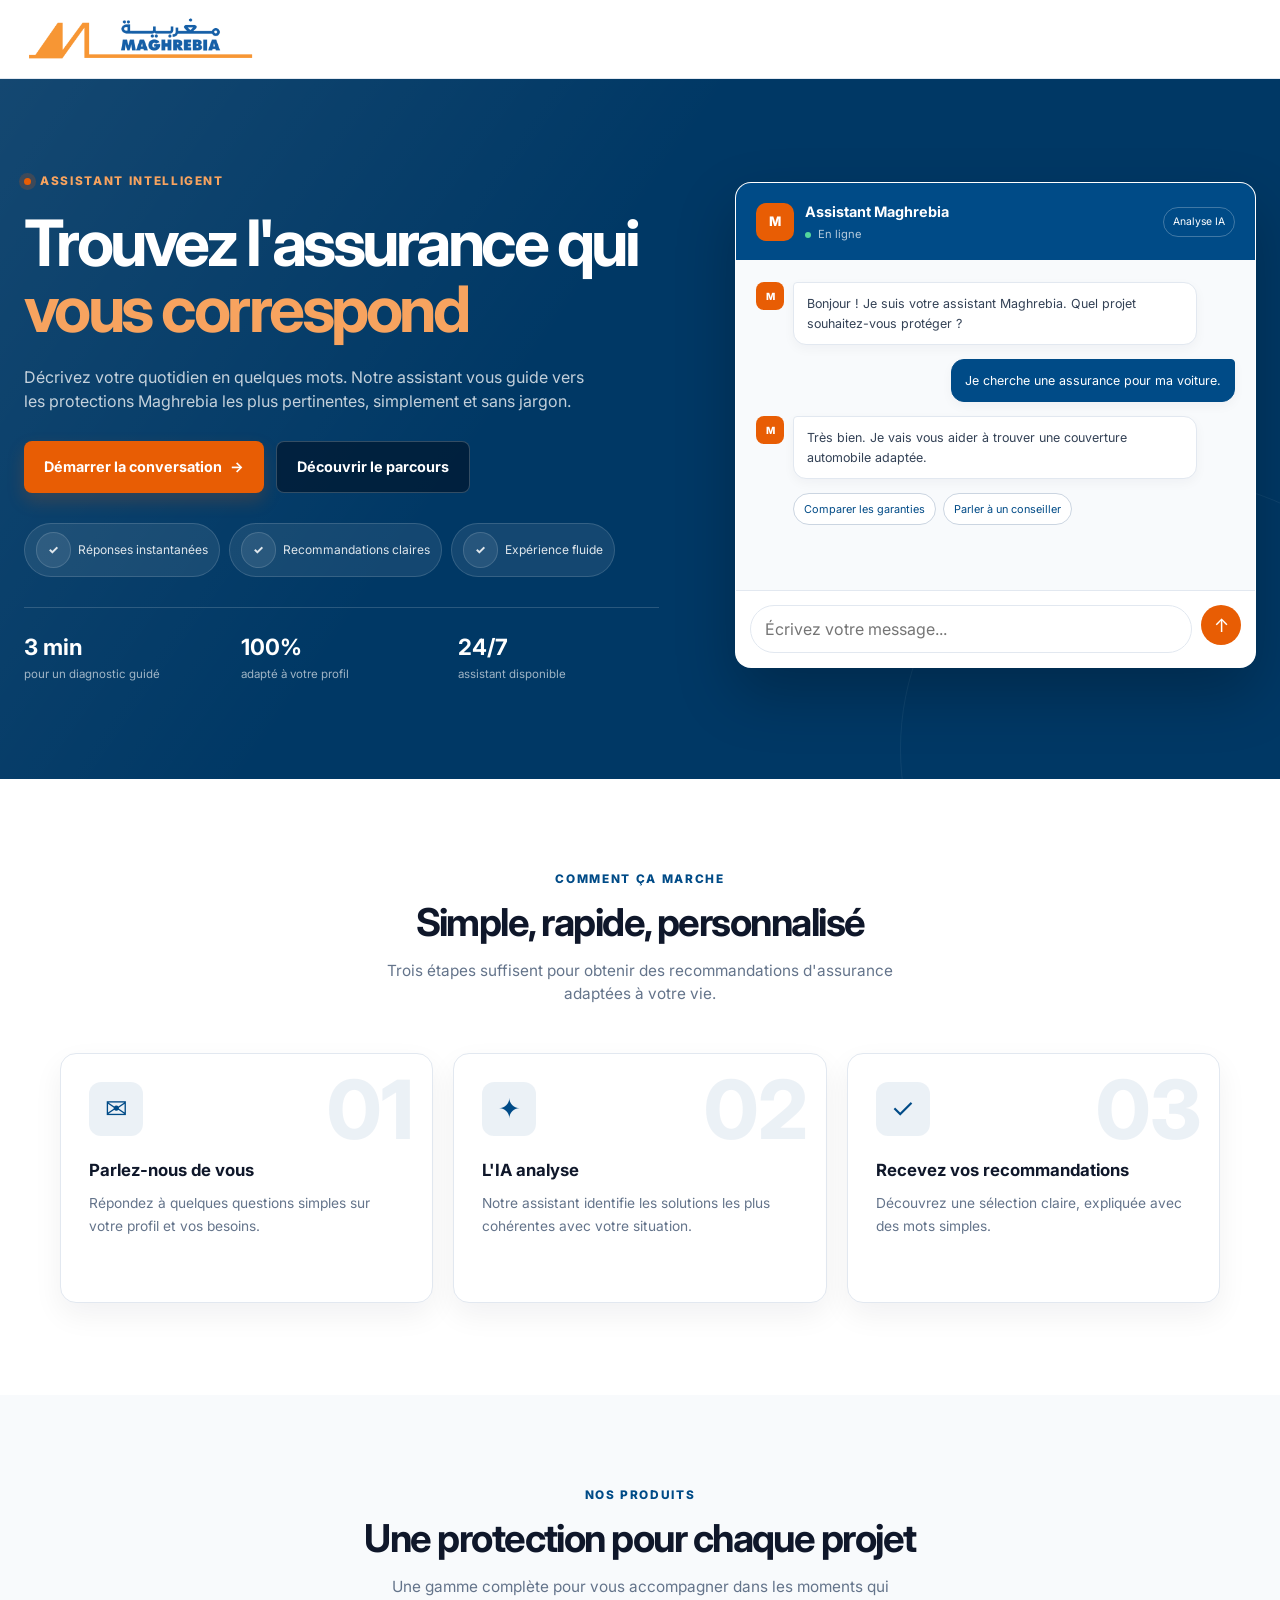
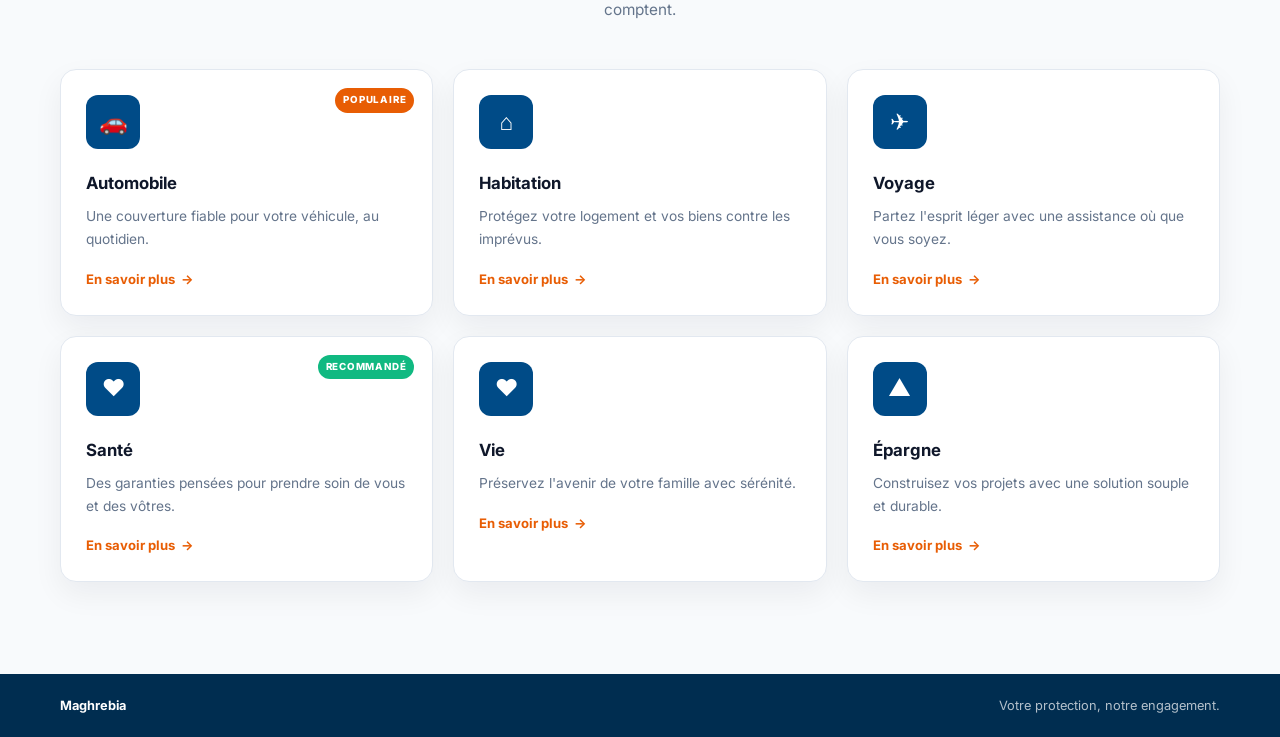
<file: index.html>
<!doctype html>
<html lang="fr">
  <head>
    <meta charset="utf-8" />
    <meta name="viewport" content="width=device-width, initial-scale=1" />
    <meta name="description" content="Trouvez l'assurance Maghrebia adaptée à votre profil grâce à notre assistant intelligent." />
    <title>Maghrebia | L'assurance qui vous correspond</title>
    <link rel="preconnect" href="https://fonts.googleapis.com" />
    <link rel="preconnect" href="https://fonts.gstatic.com" crossorigin />
    <link href="https://fonts.googleapis.com/css2?family=Inter:wght@400;500;600;700;800&display=swap" rel="stylesheet" />
    <link rel="stylesheet" href="styles.css" />
  </head>
  <body>
    <header class="site-header" id="top">
      <a class="brand" href="#top" aria-label="Maghrebia, retour en haut de page"><img src="assets/maghrebeya.jpg" alt="Maghrebia Assurance" class="logo-image" /></a>
    </header>
    <main>
      <section class="hero-section" id="assistant">
        <div class="hero-grid">
          <div class="hero-copy reveal">
            <p class="eyebrow"><span class="eyebrow-dot"></span>Assistant intelligent</p>
            <h1>Trouvez l'assurance qui <span>vous correspond</span></h1>
            <p class="hero-description">Décrivez votre quotidien en quelques mots. Notre assistant vous guide vers les protections Maghrebia les plus pertinentes, simplement et sans jargon.</p>
            <div class="hero-actions"><a class="btn btn-orange btn-large" href="chatbot.html">Démarrer la conversation <span aria-hidden="true">&#8594;</span></a><a class="btn btn-dark btn-large" href="#how-it-works">Découvrir le parcours</a></div>
            <div class="trust-pills" aria-label="Engagements Maghrebia"><span><span class="pill-icon">&#10003;</span> Réponses instantanées</span><span><span class="pill-icon">&#10003;</span> Recommandations claires</span><span><span class="pill-icon">&#10003;</span> Expérience fluide</span></div>
            <div class="hero-stats"><div><strong>3 min</strong><span>pour un diagnostic guidé</span></div><div><strong>100%</strong><span>adapté à votre profil</span></div><div><strong>24/7</strong><span>assistant disponible</span></div></div>
          </div>
          <div class="chat-card reveal" aria-label="Aperçu de l'Assistant Maghrebia">
            <div class="chat-topbar"><div class="assistant-identity"><div class="assistant-avatar" aria-hidden="true">M</div><div><strong>Assistant Maghrebia</strong><span><i></i> En ligne</span></div></div><span class="ai-label">Analyse IA</span></div>
            <div class="chat-messages" id="chatMessages" aria-live="polite"><div class="chat-row bot"><div class="mini-avatar">M</div><p>Bonjour ! Je suis votre assistant Maghrebia. Quel projet souhaitez-vous protéger ?</p></div><div class="chat-row user"><p>Je cherche une assurance pour ma voiture.</p></div><div class="chat-row bot"><div class="mini-avatar">M</div><p>Très bien. Je vais vous aider à trouver une couverture automobile adaptée.</p></div><div class="suggestions"><button type="button">Comparer les garanties</button><button type="button">Parler à un conseiller</button></div></div>
            <form class="chat-form" id="chatForm"><label class="sr-only" for="chatInput">Votre message</label><input id="chatInput" type="text" placeholder="Écrivez votre message..." autocomplete="off" /><button class="send-button" type="submit" aria-label="Envoyer le message">&#8593;</button></form>
          </div>
        </div>
        <div class="hero-pattern" aria-hidden="true"></div>
      </section>
      <section class="content-section how-section" id="how-it-works"><div class="section-heading reveal"><p class="section-kicker">Comment ça marche</p><h2>Simple, rapide, personnalisé</h2><p>Trois étapes suffisent pour obtenir des recommandations d'assurance adaptées à votre vie.</p></div><div class="steps-grid"><article class="step-card reveal"><span class="step-number">01</span><div class="step-icon">&#9993;</div><h3>Parlez-nous de vous</h3><p>Répondez à quelques questions simples sur votre profil et vos besoins.</p></article><article class="step-card reveal"><span class="step-number">02</span><div class="step-icon">&#10022;</div><h3>L'IA analyse</h3><p>Notre assistant identifie les solutions les plus cohérentes avec votre situation.</p></article><article class="step-card reveal"><span class="step-number">03</span><div class="step-icon">&#10003;</div><h3>Recevez vos recommandations</h3><p>Découvrez une sélection claire, expliquée avec des mots simples.</p></article></div></section>
      <section class="content-section products-section" id="products"><div class="section-heading reveal"><p class="section-kicker">Nos produits</p><h2>Une protection pour chaque projet</h2><p>Une gamme complète pour vous accompagner dans les moments qui comptent.</p></div><div class="products-grid"><article class="product-card reveal"><span class="product-badge popular">Populaire</span><div class="product-icon">&#128663;</div><h3>Automobile</h3><p>Une couverture fiable pour votre véhicule, au quotidien.</p><a href="#assistant">En savoir plus <span>&#8594;</span></a></article><article class="product-card reveal"><div class="product-icon">&#8962;</div><h3>Habitation</h3><p>Protégez votre logement et vos biens contre les imprévus.</p><a href="#assistant">En savoir plus <span>&#8594;</span></a></article><article class="product-card reveal"><div class="product-icon">&#9992;</div><h3>Voyage</h3><p>Partez l'esprit léger avec une assistance où que vous soyez.</p><a href="#assistant">En savoir plus <span>&#8594;</span></a></article><article class="product-card reveal"><span class="product-badge recommended">Recommandé</span><div class="product-icon">&#9829;</div><h3>Santé</h3><p>Des garanties pensées pour prendre soin de vous et des vôtres.</p><a href="#assistant">En savoir plus <span>&#8594;</span></a></article><article class="product-card reveal"><div class="product-icon">&#10084;</div><h3>Vie</h3><p>Préservez l'avenir de votre famille avec sérénité.</p><a href="#assistant">En savoir plus <span>&#8594;</span></a></article><article class="product-card reveal"><div class="product-icon">&#9650;</div><h3>Épargne</h3><p>Construisez vos projets avec une solution souple et durable.</p><a href="#assistant">En savoir plus <span>&#8594;</span></a></article></div></section>
    </main>
    <footer class="site-footer"><strong>Maghrebia</strong><span>Votre protection, notre engagement.</span></footer>
    <script>
      const header = document.querySelector('.site-header');
      const revealElements = document.querySelectorAll('.reveal');
      const chatForm = document.querySelector('#chatForm');
      const chatInput = document.querySelector('#chatInput');
      const chatMessages = document.querySelector('#chatMessages');
      function updatePage() { header.classList.toggle('scrolled', window.scrollY > 12); revealElements.forEach((element) => { if (element.getBoundingClientRect().top < window.innerHeight - 60) element.classList.add('visible'); }); }
      function addMessage(text, type) { const row = document.createElement('div'); row.className = `chat-row ${type}`; if (type === 'bot') { const avatar = document.createElement('div'); avatar.className = 'mini-avatar'; avatar.textContent = 'M'; row.appendChild(avatar); } const bubble = document.createElement('p'); bubble.textContent = text; row.appendChild(bubble); chatMessages.appendChild(row); chatMessages.scrollTop = chatMessages.scrollHeight; }
  chatForm.addEventListener('submit', (event) => { event.preventDefault(); const message = chatInput.value.trim(); if (!message) return; addMessage(message, 'user'); chatInput.value = ''; window.setTimeout(() => addMessage('Merci pour votre message. Je prends en compte votre besoin et prépare une recommandation personnalisée.', 'bot'), 650); });
  document.querySelectorAll('.suggestions button').forEach((button) => { button.addEventListener('click', () => { chatInput.value = button.textContent; chatInput.focus(); }); }); updatePage(); window.addEventListener('scroll', updatePage, { passive: true });
    </script>
  </body>
</html>
</file>
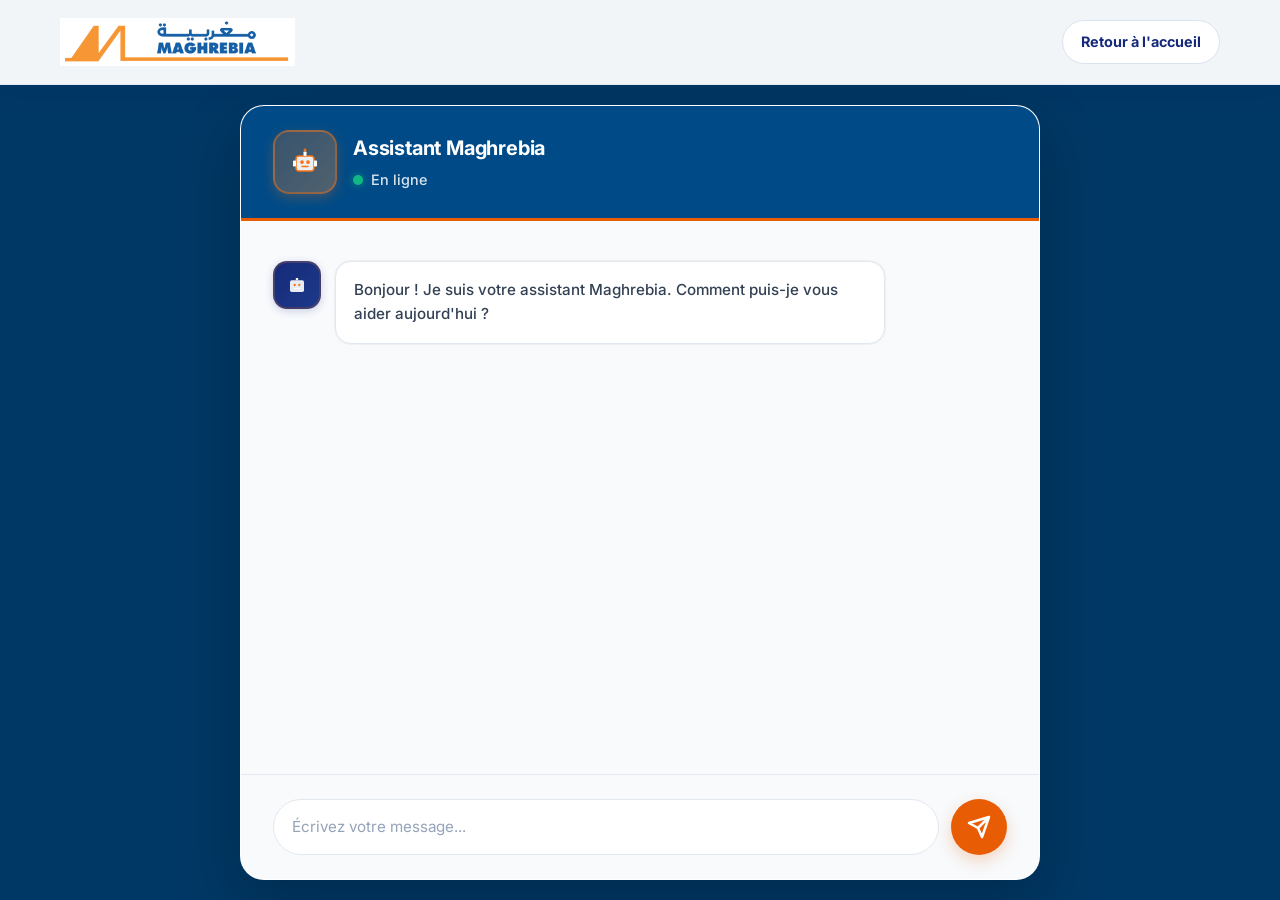
<file: chatbot.html>
<!doctype html>
<html lang="fr">
  <head>
    <meta charset="utf-8" />
    <meta name="viewport" content="width=device-width, initial-scale=1" />
    <title>Assistant Maghrebia - Chat</title>
    <link rel="stylesheet" href="styles.css" />
    <link href="https://fonts.googleapis.com/css2?family=Inter:wght@300;400;500;600;700;800&display=swap" rel="stylesheet">
    <style>
      :root {
        color-scheme: light;
      }

      html,
      body {
        height: 100vh;
        overflow: hidden;
      }

      body {
        margin: 0;
        font-family: 'Inter', -apple-system, BlinkMacSystemFont, 'Segoe UI', sans-serif;
        background: #003865;
        color: #0f172a;
      }

      .chatbot-page {
        height: 100vh;
        display: flex;
        flex-direction: column;
        position: relative;
        overflow: hidden;
      }

      .chatbot-page::before,
      .chatbot-page::after {
        content: none;
      }

      .chatbot-page::before {
        width: 260px;
        height: 260px;
        background: #f59e0b;
        top: -60px;
        right: -80px;
      }

      .chatbot-page::after {
        width: 220px;
        height: 220px;
        background: #93c5fd;
        bottom: -40px;
        left: -70px;
      }
      
      .chatbot-header {
        background: rgba(255, 255, 255, 0.95);
        backdrop-filter: blur(18px);
        padding: 18px 60px;
        border-bottom: 1px solid rgba(226, 232, 240, 0.9);
        box-shadow: 0 6px 24px rgba(15, 31, 92, 0.08);
        position: relative;
        flex: 0 0 auto;
        z-index: 1;
      }
      
      .chatbot-header-content {
        max-width: 1200px;
        margin: 0 auto;
        display: flex;
        justify-content: space-between;
        align-items: center;
        gap: 16px;
      }

      .brand-block {
        display: flex;
        align-items: center;
        gap: 12px;
      }

      .brand-block .logo-chatbot {
        height: 48px;
        width: auto;
      }

      .brand-text {
        display: flex;
        flex-direction: column;
      }

      .brand-title {
        font-size: 0.98rem;
        font-weight: 800;
        color: #15297a;
      }

      .brand-subtitle {
        font-size: 0.8rem;
        color: #64748b;
      }
      
      .chatbot-container {
        flex: 1;
        min-height: 0;
        display: flex;
        justify-content: center;
        align-items: center;
        padding: 20px;
        overflow: hidden;
        position: relative;
        z-index: 1;
      }
      
      .chatbot-wrapper {
        width: 100%;
        max-width: 800px;
        height: 100%;
      }
      
      .chat-box {
        background: white;
        height: 100%;
        min-height: 0;
        border-radius: 24px;
        overflow: hidden;
        display: flex;
        flex-direction: column;
        box-shadow: 0 24px 64px rgba(0, 0, 0, 0.22);
        border: 1px solid rgba(255,255,255,0.18);
        animation: floatIn 0.6s ease both;
      }
      
      .chat-box-header {
        background: #004B87;
        padding: 24px 32px;
        display: flex;
        align-items: center;
        gap: 16px;
        border-bottom: 3px solid #E85D04;
        position: relative;
      }
      
      .chat-box-icon {
        width: 64px;
        height: 64px;
        background: linear-gradient(135deg, rgba(249, 115, 22, 0.22), rgba(251, 146, 60, 0.32));
        border-radius: 16px;
        display: flex;
        align-items: center;
        justify-content: center;
        border: 2px solid rgba(249, 115, 22, 0.45);
        box-shadow: 0 4px 12px rgba(249, 115, 22, 0.24);
        position: relative;
      }
      
      .robot-icon {
        width: 36px;
        height: 36px;
      }
      
      .chat-box-title {
        flex: 1;
      }
      
      .chat-box-name {
        color: white;
        font-weight: 700;
        font-size: 1.25rem;
        margin-bottom: 6px;
        letter-spacing: -0.01em;
      }
      
      .chat-box-status {
        color: rgba(255, 255, 255, 0.85);
        font-size: 0.9rem;
        display: flex;
        align-items: center;
        gap: 8px;
        font-weight: 500;
      }
      
      .status-dot {
        width: 10px;
        height: 10px;
        background: #10B981;
        border-radius: 50%;
        animation: pulse 2s infinite;
        box-shadow: 0 0 8px rgba(16, 185, 129, 0.6);
      }
      
      @keyframes pulse {
        0%, 100% { opacity: 1; transform: scale(1); }
        50% { opacity: 0.7; transform: scale(0.95); }
      }

      @keyframes floatIn {
        from {
          opacity: 0;
          transform: translateY(10px);
        }
        to {
          opacity: 1;
          transform: translateY(0);
        }
      }
      
      .chat-box-messages {
        flex: 1;
        padding: 40px 32px;
        min-height: 0;
        max-height: none;
        overflow-y: auto;
        display: flex;
        flex-direction: column;
        gap: 24px;
        background: #F8FAFC;
        min-height: 0;
      }
      
      .chat-box-messages::-webkit-scrollbar {
        width: 8px;
      }
      
      .chat-box-messages::-webkit-scrollbar-track {
        background: #f1f5f9;
      }
      
      .chat-box-messages::-webkit-scrollbar-thumb {
        background: #cbd5e1;
        border-radius: 4px;
      }
      
      .chat-box-messages::-webkit-scrollbar-thumb:hover {
        background: #94a3b8;
      }
      
      .chat-box-input {
        flex: 0 0 auto;
        display: flex;
        gap: 12px;
        padding: 24px 32px;
        background: #f8fafc;
        border-top: 1px solid #e2e8f0;
      }
      
      .chat-box-input input {
        flex: 1;
        padding: 14px 18px;
        border: 1px solid #e2e8f0;
        border-radius: 999px;
        font-size: 0.95rem;
        background: white;
        color: #1e293b;
        transition: all 0.3s ease;
        font-weight: 500;
      }
      
      .chat-box-input input:focus {
        outline: none;
        border-color: #f97316;
        box-shadow: 0 0 0 3px rgba(249, 115, 22, 0.12);
      }
      
      .chat-box-input input::placeholder {
        color: #94a3b8;
        font-weight: 400;
      }
      
      .chat-box-input button {
        width: 56px;
        height: 56px;
        background: #E85D04;
        border: none;
        border-radius: 50%;
        display: flex;
        align-items: center;
        justify-content: center;
        cursor: pointer;
        color: white;
        transition: all 0.3s ease;
        box-shadow: 0 6px 16px rgba(232, 93, 4, 0.24);
      }
      
      .chat-box-input button:hover {
        transform: translateY(-2px);
        box-shadow: 0 8px 22px rgba(232, 93, 4, 0.3);
      }
      
      .chat-box-input button:active {
        transform: translateY(0);
      }
      
      .message-bot-container {
        display: flex;
        gap: 14px;
        align-items: flex-start;
        animation: slideIn 0.4s ease-out;
      }
      
      @keyframes slideIn {
        from {
          opacity: 0;
          transform: translateY(10px);
        }
        to {
          opacity: 1;
          transform: translateY(0);
        }
      }
      
      .message-user-container {
        display: flex;
        gap: 14px;
        align-items: flex-start;
        flex-direction: row-reverse;
        align-self: flex-end;
        animation: slideIn 0.4s ease-out;
      }
      
      .message-avatar {
        width: 48px;
        height: 48px;
        background: linear-gradient(135deg, #15297a 0%, #1e3a8a 100%);
        border-radius: 14px;
        display: flex;
        align-items: center;
        justify-content: center;
        flex-shrink: 0;
        border: 2px solid rgba(249, 115, 22, 0.2);
        box-shadow: 0 2px 8px rgba(21, 41, 122, 0.2);
      }
      
      .message-user-container .message-avatar {
        background: linear-gradient(135deg, #f97316 0%, #fb923c 100%);
        border-color: rgba(21, 41, 122, 0.2);
        box-shadow: 0 2px 8px rgba(249, 115, 22, 0.2);
      }
      
      .message-content {
        background: white;
        padding: 16px 18px;
        border-radius: 16px;
        color: #334155;
        font-size: 0.95rem;
        line-height: 1.6;
        max-width: 550px;
        box-shadow: 0 2px 12px rgba(235, 235, 237, 0.06), 0 0 0 1px rgba(15, 23, 42, 0.04);
        border: 1px solid #e2e8f0;
        font-weight: 500;
        text-align: left;
      }

      .message-content p {
        margin: 0 0 10px 0;
      }

      .message-content p:last-child {
        margin-bottom: 0;
      }

      .message-content ul,
      .message-content ol {
        margin: 6px 0 10px 0;
        padding-left: 22px;
      }

      .message-content ul:last-child,
      .message-content ol:last-child {
        margin-bottom: 0;
      }

      .message-content li {
        margin-bottom: 6px;
      }

      .message-content li:last-child {
        margin-bottom: 0;
      }

      .message-content strong {
        font-weight: 700;
        color: #15297a;
      }

      .message-user-container .message-content strong {
        color: white;
      }
      
      .message-user-container .message-content {
        background: linear-gradient(135deg, #15297a 0%, #1e3a8a 100%);
        color: white;
        border-color: transparent;
        box-shadow: 0 2px 12px rgba(21, 41, 122, 0.3);
      }
      
      .logo-chatbot {
        height: 48px;
        width: auto;
      }
      
      .btn-return {
        padding: 10px 18px;
        background: white;
        color: #15297a;
        border: 1px solid #dbe3f0;
        border-radius: 999px;
        font-weight: 700;
        font-size: 0.9rem;
        cursor: pointer;
        transition: all 0.3s ease;
        text-decoration: none;
        display: inline-block;
      }
      
      .btn-return:hover {
        background: #15297a;
        color: white;
        transform: translateY(-2px);
        box-shadow: 0 8px 18px rgba(21, 41, 122, 0.2);
      }
      
      @media (max-width: 768px) {
        .chatbot-header {
          padding: 16px 20px;
        }
        
        .chatbot-container {
          padding: 24px 16px;
        }
        
        .chat-box-messages {
          padding: 24px 20px;
          min-height: 450px;
        }
        
        .chat-box-input {
          padding: 20px;
        }
        
        .message-content {
          max-width: 280px;
        }
      }
    </style>
  </head>
  <body>
    <div class="chatbot-page">
      <div class="chatbot-header">
        <div class="chatbot-header-content">
          <div class="brand-block">
            <img src="assets/maghrebeya.jpg" alt="Maghrebia Assurance" class="logo-chatbot" />
            
          </div>
          <a href="index.html" class="btn-return">Retour à l'accueil</a>
        </div>
      </div>
      
      <div class="chatbot-container">
        <div class="chatbot-wrapper">
          <div class="chat-box">
            <div class="chat-box-header">
              <div class="chat-box-icon">
                <svg class="robot-icon" viewBox="0 0 48 48" fill="none" xmlns="http://www.w3.org/2000/svg">
                  <rect x="12" y="16" width="24" height="20" rx="4" fill="white" fill-opacity="0.9"/>
                  <rect x="12" y="16" width="24" height="20" rx="4" stroke="#f97316" stroke-width="2"/>
                  <circle cx="20" cy="24" r="2.5" fill="#f97316"/>
                  <circle cx="28" cy="24" r="2.5" fill="#f97316"/>
                  <path d="M20 30H28" stroke="#f97316" stroke-width="2" stroke-linecap="round"/>
                  <rect x="22" y="10" width="4" height="6" rx="1" fill="white"/>
                  <circle cx="24" cy="8" r="2" fill="#f97316"/>
                  <rect x="8" y="22" width="4" height="8" rx="1" fill="white"/>
                  <rect x="36" y="22" width="4" height="8" rx="1" fill="white"/>
                </svg>
              </div>
              <div class="chat-box-title">
                <div class="chat-box-name">Assistant Maghrebia</div>
                <div class="chat-box-status">
                  <span class="status-dot"></span>
                  En ligne
                </div>
              </div>
            </div>
            
            <div class="chat-box-messages" id="messagesContainer">
              <div class="message-bot-container">
                <div class="message-avatar">
                  <svg width="28" height="28" viewBox="0 0 48 48" fill="none">
                    <rect x="12" y="16" width="24" height="20" rx="3" fill="white" fill-opacity="0.9"/>
                    <circle cx="20" cy="24" r="2" fill="#f97316"/>
                    <circle cx="28" cy="24" r="2" fill="#f97316"/>
                    <path d="M20 30H28" stroke="white" stroke-width="2" stroke-linecap="round"/>
                    <rect x="22" y="12" width="4" height="4" rx="1" fill="white"/>
                  </svg>
                </div>
                <div class="message-content">
                  Bonjour ! Je suis votre assistant Maghrebia. Comment puis-je vous aider aujourd'hui ?
                </div>
              </div>
            </div>
            
            <div class="chat-box-input">
              <input type="text" id="userInput" placeholder="Écrivez votre message..." />
              <button id="sendBtn">
                <svg width="24" height="24" viewBox="0 0 24 24" fill="none">
                  <path d="M22 2L11 13M22 2L15 22L11 13M22 2L2 8L11 13" stroke="currentColor" stroke-width="2.5" stroke-linecap="round" stroke-linejoin="round"/>
                </svg>
              </button>
            </div>
          </div>
        </div>
      </div>
    </div>
    
    <script>
      const messagesContainer = document.getElementById('messagesContainer');
      const userInput = document.getElementById('userInput');
      const sendBtn = document.getElementById('sendBtn');

      // Historique de conversation envoyé à Ollama (garde le contexte)
      // IMPORTANT : les 15 champs collectés ci-dessous correspondent EXACTEMENT
      // aux colonnes utilisées pour l'entraînement du modèle :
      // Age, Sexe, Ville, Profession, Statut, Revenu_TND, Situation, Enfants,
      // Logement, Transport, Credit, Projet, Risque, Voyage, Besoin_medical
      let conversationHistory = [
  {
    role: 'system',
    content: `Tu es l'Assistant Maghrebia, un chatbot d'assurance. Réponds de manière claire, professionnelle et concise en français. N'utilise JAMAIS de formatage Markdown (pas d'astérisques **gras**, pas de titres avec #) : écris en texte simple. Si tu listes plusieurs éléments (types de garanties, exemples, etc.), présente-les sous forme d'énumération numérotée claire (1. ... 2. ... 3. ...), avec un saut de ligne entre chaque point, et reste synthétique : maximum 5-6 points, quelques mots d'explication chacun, pour ne pas dépasser environ 120-150 mots au total sur une réponse informative.

RÈGLE LA PLUS IMPORTANTE - ANALYSE AVANT DE POSER UNE QUESTION :
Avant CHAQUE question, relis l'intégralité de la conversation (tous les messages du client depuis le début, pas seulement le dernier) et déduis TOUTES les informations que le client a déjà données, même si elles ont été fournies en une seule fois, dans le désordre, ou de façon indirecte/implicite (ex : "je suis divorcé" = Situation, "je travaille à temps plein" peut indiquer un Statut comme CDI, "je n'ai pas d'enfants" = Enfants = 0, "je voyage très souvent" = Voyage = Frequemment, "maladie chronique" = Besoin_medical, etc.).
Ne repose JAMAIS une question sur une information déjà donnée, même reformulée différemment. Si le client a tout donné en un seul message, ne pose AUCUNE question de collecte : passe directement à la synthèse et, si tout est complet, au bloc PROFILE. Ne demande de confirmation ou de reformulation que si une info est réellement ambiguë ou manquante - jamais par principe.
Ne pose une question que sur les champs qui manquent VRAIMENT après cette analyse, UNE SEULE question à la fois si plusieurs manquent, dans un ordre logique de conversation :

- Age : nombre entier (ex: 18 à 60)
- Sexe : doit être EXACTEMENT une de ces valeurs : "Homme", "Femme"
- Ville : doit être EXACTEMENT une de ces valeurs (villes de Tunisie) : "Tunis", "Ariana", "Ben Arous", "Manouba", "Nabeul", "Zaghouan", "Bizerte", "Beja", "Kef", "Sousse", "Monastir", "Mahdia", "Sfax", "Kairouan", "Sidi Bouzid", "Gabes", "Medenine", "Gafsa"
- Profession : texte libre (ex: "Ingenieur", "Enseignant", "Commercant", "Sans emploi", etc.)
- Statut (statut professionnel) : doit être EXACTEMENT une de ces valeurs : "Sans emploi", "CDD", "Auto-entrepreneur", "CDI", "Fonction publique", "Freelance"
- Revenu_TND : revenu mensuel net en dinars tunisiens, nombre entier
- Situation (situation familiale) : doit être EXACTEMENT une de ces valeurs : "Celibataire", "Marie(e)", "Divorce(e)", "Veuf(ve)"
- Enfants : nombre d'enfants à charge, nombre entier (0, 1, 2 ou 3)
- Logement : doit être EXACTEMENT une de ces valeurs : "Proprietaire", "Locataire", "Chez les parents"
- Transport (moyen de transport principal) : doit être EXACTEMENT une de ces valeurs : "Voiture personnelle", "Transport en commun", "Camionnette professionnelle", "Moto"
- Credit (crédit en cours) : doit être EXACTEMENT une de ces valeurs : "Aucun", "Credit automobile", "Credit logement", "Credit consommation", "Plusieurs credits"
- Projet (projet à venir, court ou long terme) : doit être EXACTEMENT une de ces valeurs : "Court terme", "Long terme", "Aucun"
- Risque (goût du client pour le risque, à déduire du contexte de la conversation - profession, revenu, projets - ne pose pas la question directement de façon technique, tu peux demander par exemple s'il est plutôt prudent ou aventurier) : doit être EXACTEMENT une de ces valeurs : "Faible", "Moyenne", "Elevee"
- Voyage (fréquence de voyage) : doit être EXACTEMENT une de ces valeurs : "Jamais", "Occasionnellement", "Frequemment"
- Besoin_medical (besoin médical particulier) : doit être EXACTEMENT une de ces valeurs : "Aucun besoin particulier", "Maladie chronique", "Suivi medical regulier", "Hospitalisation frequente"

Pour tous les champs à valeurs imposées, traduis toi-même la réponse naturelle et libre du client vers la valeur exacte correspondante dans la liste ci-dessus (ex : si le client dit "je voyage souvent", utilise "Frequemment" ; si le client dit qu'il est indépendant/à son compte, utilise "Auto-entrepreneur" pour Statut ; si le client dit qu'il loue son appartement, utilise "Locataire").

Dès que TOUTES ces 15 informations ont été obtenues et validées, ajoute à la toute fin de ta réponse, sans rien changer d'autre au texte visible, ce bloc EXACT (il est invisible pour le client, ne l'annonce jamais et ne le décris jamais) :
<PROFILE>{"Age":30,"Sexe":"Homme","Ville":"Tunis","Profession":"Ingenieur","Statut":"CDI","Revenu_TND":1800,"Situation":"Celibataire","Enfants":0,"Logement":"Locataire","Transport":"Voiture personnelle","Credit":"Aucun","Projet":"Court terme","Risque":"Moyenne","Voyage":"Occasionnellement","Besoin_medical":"Aucun besoin particulier"}</PROFILE>

Règles impératives pour ce bloc JSON :
- Les clés doivent être EXACTEMENT : Age, Sexe, Ville, Profession, Statut, Revenu_TND, Situation, Enfants, Logement, Transport, Credit, Projet, Risque, Voyage, Besoin_medical (aucune clé en plus, aucune en moins).
- Age, Revenu_TND et Enfants doivent être des nombres (pas de guillemets, pas de texte).
- Toutes les autres valeurs doivent être des chaînes de caractères correspondant EXACTEMENT à une des valeurs autorisées listées ci-dessus.
- Tant que les 15 informations ne sont pas toutes collectées, ne mets JAMAIS ce bloc.`
  }
];
      
      // Échappe les caractères HTML sensibles (sécurité + évite que < > cassent l'affichage)
      function escapeHtml(str) {
        return str
          .replace(/&/g, '&amp;')
          .replace(/</g, '&lt;')
          .replace(/>/g, '&gt;');
      }

      // Convertit la réponse texte du modèle (qui peut contenir du markdown léger
      // et des énumérations inline du type "1. ... 2. ... 3. ...") en HTML propre :
      // - **gras** -> <strong>
      // - énumérations inline -> vraie liste <ol><li>
      // - retours à la ligne -> paragraphes
      function formatBotText(raw) {
        let text = escapeHtml(raw);

        // Gras : **texte**
        text = text.replace(/\*\*(.+?)\*\*/g, '<strong>$1</strong>');

        // Découpe en paragraphes sur les doubles retours à la ligne (si présents)
        const rawParagraphs = text.split(/\n{2,}/).map(p => p.trim()).filter(Boolean);
        const paragraphs = rawParagraphs.length ? rawParagraphs : [text];

        const htmlParts = paragraphs.map(paragraph => {
          // Remplace les simples retours à la ligne restants par des espaces
          const flat = paragraph.replace(/\n+/g, ' ').trim();

          // Détecte une énumération inline : "1. Xxx 2. Yyy 3. Zzz"
          // On découpe juste avant chaque "N. " suivi d'une majuscule ou d'un <strong>
          const segments = flat.split(/\s(?=\d{1,2}\.\s+(?:<strong>|[A-ZÀ-Ý]))/);

          if (segments.length >= 3) {
            const intro = segments[0].match(/^\d{1,2}\.\s+/) ? null : segments.shift();
            const items = segments
              .map(seg => seg.replace(/^\d{1,2}\.\s+/, '').trim())
              .filter(Boolean);
            const list = `<ol>${items.map(item => `<li>${item}</li>`).join('')}</ol>`;
            return intro ? `<p>${intro}</p>${list}` : list;
          }

          return `<p>${flat}</p>`;
        });

        return htmlParts.join('');
      }

      function scrollToBottom() {
        messagesContainer.scrollTop = messagesContainer.scrollHeight;
      }

      function addMessage(text, isUser = false, isHtml = false) {
        const messageDiv = document.createElement('div');
        messageDiv.className = isUser ? 'message-user-container' : 'message-bot-container';
        
        const robotIcon = `
          <svg width="28" height="28" viewBox="0 0 48 48" fill="none">
            <rect x="12" y="16" width="24" height="20" rx="3" fill="white" fill-opacity="0.9"/>
            <circle cx="20" cy="24" r="2" fill="${isUser ? '#fff' : '#f97316'}"/>
            <circle cx="28" cy="24" r="2" fill="${isUser ? '#fff' : '#f97316'}"/>
            <path d="M20 30H28" stroke="${isUser ? '#fff' : 'white'}" stroke-width="2" stroke-linecap="round"/>
            <rect x="22" y="12" width="4" height="4" rx="1" fill="white"/>
          </svg>
        `;
        
        const userIcon = `
          <svg width="28" height="28" viewBox="0 0 24 24" fill="none">
            <circle cx="12" cy="8" r="4" stroke="white" stroke-width="2" fill="none"/>
            <path d="M6 20C6 16 8 14 12 14C16 14 18 16 18 20" stroke="white" stroke-width="2" fill="none"/>
          </svg>
        `;
        
        const content = isUser ? escapeHtml(text) : (isHtml ? text : escapeHtml(text));

        messageDiv.innerHTML = `
          <div class="message-avatar">
            ${isUser ? userIcon : robotIcon}
          </div>
          <div class="message-content">${content}</div>
        `;
        
        messagesContainer.appendChild(messageDiv);
        scrollToBottom();
        return messageDiv;
      }

      // Liste des libellés lisibles pour chaque produit d'assurance (clé technique -> libellé affiché)
      const PRODUITS_LABELS = {
        "Assurance automobile": "Assurance automobile",
        "Assurance habitation": "Assurance habitation",
        "Assurance voyage": "Assurance voyage",
        "Assurance voyage COVID-19": "Assurance voyage COVID-19",
        "Assurance bateau de plaisance": "Assurance bateau de plaisance",
        "Santé internationale (CHAMEL)": "Santé internationale (CHAMEL)",
        "Hospitalisation": "Hospitalisation",
        "Assurance scolaire": "Assurance scolaire",
        "Assistance étudiants à l'étranger": "Assistance étudiants à l'étranger",
        "Assurance accidents": "Assurance accidents",
        "Assurance prévoyance": "Assurance prévoyance",
        "Assurance emprunteur": "Assurance emprunteur",
        "Plan d'épargne et retraite": "Plan d'épargne et retraite",
        "Placements en unités de compte": "Placements en unités de compte",
        "Plan d'épargne": "Plan d'épargne",
        "Assurance multirisque professionnelle": "Assurance multirisque professionnelle",
        "Responsabilité civile": "Responsabilité civile",
        "Responsabilité civile décennale": "Responsabilité civile décennale",
        "Assurance transport": "Assurance transport",
        "Assurance matériels informatiques": "Assurance matériels informatiques"
      };

      // Vérifie que le profil extrait contient bien les 15 champs attendus par le modèle
      function isProfileValid(profile) {
        const requiredFields = [
          'Age', 'Sexe', 'Ville', 'Profession', 'Statut', 'Revenu_TND',
          'Situation', 'Enfants', 'Logement', 'Transport', 'Credit',
          'Projet', 'Risque', 'Voyage', 'Besoin_medical'
        ];
        return requiredFields.every(field => profile[field] !== undefined && profile[field] !== null && profile[field] !== '');
      }

      function extractProfile(reply) {
        const match = reply.match(/<PROFILE>([\s\S]*?)<\/PROFILE>/);
        if (!match) return { cleanText: reply, profile: null };

        const cleanText = reply.replace(match[0], '').trim();
        try {
          const parsed = JSON.parse(match[1]);
          if (!isProfileValid(parsed)) {
            console.warn('Profil incomplet reçu du modèle:', parsed);
            return { cleanText, profile: null };
          }
          // On force les types numériques attendus par le modèle
          parsed.Age = Number(parsed.Age);
          parsed.Revenu_TND = Number(parsed.Revenu_TND);
          parsed.Enfants = Number(parsed.Enfants);
          return { cleanText, profile: parsed };
        } catch (e) {
          console.error('Erreur parsing profil:', e);
          return { cleanText, profile: null };
        }
      }

      async function handleProfileComplete(profile) {
        const analysisEl = addTypingIndicator();
        try {
          const res = await fetch('http://localhost:5001/predict', {
            method: 'POST',
            headers: { 'Content-Type': 'application/json' },
            body: JSON.stringify(profile)
          });

          if (!res.ok) throw new Error('Erreur API prédiction: ' + res.status);
          const result = await res.json();

          // On s'attend à recevoir { recommandations: [ { produit: "...", score: 0.xx }, ... ] }
          const recommandations = (result.recommandations || [])
            .slice()
            .sort((a, b) => b.score - a.score);

          let text;
          if (recommandations.length === 0) {
            text = `<p>D'après votre profil, aucun produit spécifique n'a été identifié pour le moment. N'hésitez pas à contacter un conseiller Maghrebia pour plus d'informations.</p>`;
          } else {
            const items = recommandations.map(r => {
              const label = PRODUITS_LABELS[r.produit] || r.produit;
              return `<li><strong>${label}</strong> — pertinence : ${(r.score * 100).toFixed(0)}%</li>`;
            }).join('');
            text = `<p>D'après votre profil, voici les produits d'assurance recommandés :</p><ol>${items}</ol>`;
          }

          analysisEl.innerHTML = text;
          scrollToBottom();
          conversationHistory.push({ role: 'assistant', content: text.replace(/<[^>]+>/g, ' ').trim() });

        } catch (err) {
          console.error(err);
          analysisEl.textContent = "Désolé, impossible de contacter le service de recommandation (vérifiez que le serveur Flask est lancé sur le port 5001).";
          scrollToBottom();
        }
      }

      // Affiche une bulle "en train d'écrire..." et renvoie son élément pour la mettre à jour ensuite
      function addTypingIndicator() {
        const messageDiv = addMessage('<em>en train d\'écrire...</em>', false, true);
        return messageDiv.querySelector('.message-content');
      }
      
      async function sendMessage() {
        const text = userInput.value.trim();
        if (text === '') return;

        addMessage(text, true);
        userInput.value = '';
        sendBtn.disabled = true;

        conversationHistory.push({ role: 'user', content: text });

        const typingEl = addTypingIndicator();

        try {
          const response = await fetch('http://localhost:11434/api/chat', {
            method: 'POST',
            headers: { 'Content-Type': 'application/json' },
            body: JSON.stringify({
              model: 'qwen2.5',
              messages: conversationHistory,
              stream: false,
              options: {
                num_predict: 500,
                num_ctx: 4096,
                temperature: 0.2,
                top_p: 0.8,
                repeat_penalty: 1.1
              }
            })
          });

          if (!response.ok) throw new Error('Erreur réseau: ' + response.status);

          const data = await response.json();
          const botReply = data.message.content;

          const { cleanText, profile } = extractProfile(botReply);

          typingEl.innerHTML = formatBotText(cleanText);
          conversationHistory.push({ role: 'assistant', content: botReply });

          if (profile) {
            await handleProfileComplete(profile);
          }

        } catch (error) {
          console.error(error);
          typingEl.textContent = "Désolé, je n'arrive pas à contacter le serveur local Ollama. Vérifiez qu'il est bien lancé.";
        } finally {
          sendBtn.disabled = false;
          scrollToBottom();
        }
      }
      
      sendBtn.addEventListener('click', sendMessage);
      userInput.addEventListener('keypress', (e) => {
        if (e.key === 'Enter') {
          sendMessage();
        }
      }); 
    </script>
  </body>
</html>
</file>
<file: styles.css>
:root {
  --brand-blue: #004B87;
  --bg-hero: #003865;
  --brand-orange: #E85D04;
  --bg-light: #F8FAFC;
  --card-bg: #FFFFFF;
  --text-dark: #0F172A;
  --text-muted: #64748B;
  --border: #E2E8F0;
  --green: #10B981;
  --shadow: 0 12px 30px rgba(15, 23, 42, 0.06);
}
* { box-sizing: border-box; margin: 0; padding: 0; }
html { scroll-behavior: smooth; }
body { background: var(--bg-light); color: var(--text-dark); font-family: 'Inter', sans-serif; line-height: 1.5; overflow-x: hidden; }
a { color: inherit; } button, input { font: inherit; }
.site-header { align-items: center; background: rgba(255,255,255,.96); border-bottom: 1px solid var(--border); display: flex; justify-content: space-between; padding: 15px max(24px, calc((100% - 1240px) / 2)); position: sticky; top: 0; transition: box-shadow .25s ease, padding .25s ease; z-index: 10; }
.site-header.scrolled { box-shadow: 0 8px 24px rgba(15,23,42,.08); padding-bottom: 10px; padding-top: 10px; }
.brand { display: inline-flex; align-items: center; } .logo-image { display: block; height: 48px; object-fit: contain; width: auto; }
.header-actions { display: flex; gap: 10px; } .btn { align-items: center; border-radius: 8px; display: inline-flex; font-size: .9rem; font-weight: 700; gap: 8px; justify-content: center; padding: 11px 18px; text-decoration: none; transition: transform .2s ease, box-shadow .2s ease, background .2s ease; } .btn:hover { transform: translateY(-2px); } .btn-orange { background: var(--brand-orange); box-shadow: 0 8px 18px rgba(232,93,4,.2); color: #fff; } .btn-orange:hover { background: #c94e00; box-shadow: 0 12px 24px rgba(232,93,4,.28); } .btn-outline { border: 1px solid var(--brand-blue); color: var(--brand-blue); } .btn-outline:hover { background: rgba(0,75,135,.06); } .btn-dark { background: rgba(0,24,48,.72); border: 1px solid rgba(255,255,255,.2); color: #fff; } .btn-large { padding: 14px 20px; }
.hero-section { background: var(--bg-hero); color: #fff; overflow: hidden; padding: 88px max(24px, calc((100% - 1240px) / 2)) 96px; position: relative; } .hero-section::before { background: linear-gradient(125deg, rgba(255,255,255,.08), transparent 42%); content: ''; inset: 0; pointer-events: none; position: absolute; } .hero-grid { align-items: center; display: grid; gap: 76px; grid-template-columns: minmax(0, 1fr) minmax(420px, .82fr); position: relative; z-index: 1; } .hero-copy { max-width: 650px; }
.eyebrow, .section-kicker { color: #f7a35f; font-size: .74rem; font-weight: 800; letter-spacing: .14em; text-transform: uppercase; } .eyebrow { align-items: center; display: inline-flex; gap: 9px; margin-bottom: 20px; } .eyebrow-dot { background: var(--brand-orange); border-radius: 50%; box-shadow: 0 0 0 5px rgba(232,93,4,.2); height: 7px; width: 7px; } h1 { font-size: clamp(2.7rem, 5vw, 4.65rem); letter-spacing: -.055em; line-height: 1.02; max-width: 680px; } h1 span { color: #f7a35f; } .hero-description { color: rgba(255,255,255,.76); font-size: 1rem; margin: 24px 0 28px; max-width: 570px; } .hero-actions { display: flex; flex-wrap: wrap; gap: 12px; } .trust-pills { display: flex; flex-wrap: wrap; gap: 9px; margin: 30px 0; } .trust-pills span { align-items: center; background: rgba(255,255,255,.08); border: 1px solid rgba(255,255,255,.14); border-radius: 100px; color: rgba(255,255,255,.86); display: inline-flex; font-size: .75rem; gap: 7px; padding: 8px 11px; } .pill-icon { color: #68d6a9; font-weight: 800; } .hero-stats { border-top: 1px solid rgba(255,255,255,.16); display: grid; gap: 16px; grid-template-columns: repeat(3, 1fr); padding-top: 22px; } .hero-stats strong { display: block; font-size: 1.4rem; } .hero-stats span { color: rgba(255,255,255,.62); display: block; font-size: .72rem; margin-top: 3px; }
.chat-card { background: var(--card-bg); border: 1px solid rgba(255,255,255,.2); border-radius: 16px; box-shadow: 0 26px 60px rgba(0,0,0,.24); color: var(--text-dark); overflow: hidden; } .chat-topbar { align-items: center; background: var(--brand-blue); display: flex; justify-content: space-between; padding: 18px 20px; } .assistant-identity { align-items: center; display: flex; gap: 11px; } .assistant-identity strong, .assistant-identity span { display: block; } .assistant-identity strong { color: #fff; font-size: .9rem; } .assistant-identity span { color: rgba(255,255,255,.7); font-size: .7rem; margin-top: 3px; } .assistant-identity i { background: #52d69d; border-radius: 50%; display: inline-block; height: 6px; margin-right: 4px; width: 6px; } .assistant-avatar, .mini-avatar { align-items: center; background: var(--brand-orange); border-radius: 10px; color: #fff; display: flex; font-size: .82rem; font-weight: 800; height: 38px; justify-content: center; width: 38px; } .ai-label { border: 1px solid rgba(255,255,255,.25); border-radius: 100px; color: #fff; font-size: .65rem; padding: 6px 9px; } .chat-messages { background: #f8fafc; display: flex; flex-direction: column; gap: 14px; min-height: 330px; padding: 22px 20px; } .chat-row { align-items: flex-start; display: flex; gap: 9px; max-width: 92%; } .chat-row p { background: #fff; border: 1px solid var(--border); border-radius: 4px 13px 13px 13px; box-shadow: 0 4px 12px rgba(15,23,42,.04); color: #334155; font-size: .78rem; line-height: 1.55; padding: 11px 13px; } .chat-row.user { align-self: flex-end; } .chat-row.user p { background: var(--brand-blue); border-color: var(--brand-blue); border-radius: 13px 4px 13px 13px; color: #fff; } .mini-avatar { border-radius: 8px; flex: 0 0 28px; font-size: .62rem; height: 28px; width: 28px; } .suggestions { display: flex; flex-wrap: wrap; gap: 7px; padding-left: 37px; } .suggestions button { background: #fff; border: 1px solid #cbd5e1; border-radius: 100px; color: var(--brand-blue); cursor: pointer; font-size: .68rem; padding: 7px 10px; } .suggestions button:hover { border-color: var(--brand-orange); color: var(--brand-orange); } .chat-form { background: #fff; border-top: 1px solid var(--border); display: flex; gap: 9px; padding: 14px; } .chat-form input { border: 1px solid var(--border); border-radius: 100px; color: var(--text-dark); min-width: 0; outline: none; padding: 11px 14px; width: 100%; } .chat-form input:focus { border-color: var(--brand-orange); box-shadow: 0 0 0 3px rgba(232,93,4,.12); } .send-button { background: var(--brand-orange); border: 0; border-radius: 50%; color: #fff; cursor: pointer; flex: 0 0 40px; font-size: 1.15rem; height: 40px; transition: transform .2s ease; width: 40px; } .send-button:hover { transform: translateY(-2px); } .hero-pattern { border: 1px solid rgba(255,255,255,.06); border-radius: 50%; bottom: -240px; height: 540px; position: absolute; right: -160px; width: 540px; }
.content-section { padding: 92px max(24px, calc((100% - 1160px) / 2)); } .how-section { background: var(--card-bg); } .products-section { background: var(--bg-light); } .section-heading { margin: 0 auto 48px; max-width: 650px; text-align: center; } .section-kicker { color: var(--brand-blue); margin-bottom: 12px; } .section-heading h2 { font-size: clamp(1.9rem, 3vw, 2.65rem); letter-spacing: -.04em; line-height: 1.12; } .section-heading > p:last-child { color: var(--text-muted); font-size: .96rem; margin: 15px auto 0; max-width: 530px; } .steps-grid, .products-grid { display: grid; gap: 20px; grid-template-columns: repeat(3, 1fr); } .step-card, .product-card { background: var(--card-bg); border: 1px solid var(--border); border-radius: 16px; box-shadow: var(--shadow); position: relative; transition: border-color .25s ease, box-shadow .25s ease, transform .25s ease; } .step-card { min-height: 250px; overflow: hidden; padding: 28px; } .step-card:hover, .product-card:hover { border-color: rgba(0,75,135,.25); box-shadow: 0 18px 35px rgba(15,23,42,.1); transform: translateY(-4px); } .step-number { color: rgba(0,75,135,.08); font-size: 5.1rem; font-weight: 800; line-height: 1; position: absolute; right: 18px; top: 15px; } .step-icon, .product-icon { align-items: center; background: rgba(0,75,135,.08); border-radius: 12px; color: var(--brand-blue); display: flex; font-size: 1.7rem; height: 54px; justify-content: center; margin-bottom: 22px; width: 54px; } .step-card h3, .product-card h3 { font-size: 1.05rem; margin-bottom: 9px; position: relative; } .step-card p, .product-card p { color: var(--text-muted); font-size: .86rem; line-height: 1.65; } .product-card { min-height: 235px; padding: 25px; } .product-card .product-icon { background: var(--brand-blue); color: #fff; font-size: 1.45rem; } .product-badge { border-radius: 100px; color: #fff; font-size: .61rem; font-weight: 800; letter-spacing: .08em; padding: 5px 8px; position: absolute; right: 18px; text-transform: uppercase; top: 18px; } .product-badge.popular { background: var(--brand-orange); } .product-badge.recommended { background: var(--green); } .product-card a { align-items: center; color: var(--brand-orange); display: inline-flex; font-size: .82rem; font-weight: 700; gap: 6px; margin-top: 19px; text-decoration: none; } .product-card a span { transition: transform .2s ease; } .product-card a:hover span { transform: translateX(4px); }
.site-footer { align-items: center; background: #002d50; color: rgba(255,255,255,.7); display: flex; font-size: .8rem; gap: 14px; justify-content: space-between; padding: 22px max(24px, calc((100% - 1160px) / 2)); } .site-footer strong { color: #fff; } .reveal { opacity: 0; transform: translateY(18px); transition: opacity .6s ease, transform .6s ease; } .reveal.visible { opacity: 1; transform: translateY(0); } .sr-only { height: 1px; margin: -1px; overflow: hidden; position: absolute; width: 1px; clip: rect(0,0,0,0); }
@media (max-width: 900px) { .hero-grid { gap: 46px; grid-template-columns: 1fr; } .hero-copy { max-width: 720px; } .chat-card { margin: 0 auto; max-width: 560px; width: 100%; } .steps-grid, .products-grid { grid-template-columns: repeat(2, 1fr); } }
@media (max-width: 620px) { .site-header { padding: 12px 16px; } .logo-image { height: 40px; } .header-actions { gap: 6px; } .header-actions .btn { font-size: .76rem; padding: 9px 11px; } .hero-section { padding: 54px 20px 68px; } h1 { font-size: 2.55rem; } .hero-description { font-size: .92rem; } .btn-large { width: 100%; } .trust-pills { gap: 6px; } .trust-pills span { font-size: .68rem; } .hero-stats { gap: 8px; } .hero-stats strong { font-size: 1.1rem; } .hero-stats span { font-size: .64rem; } .chat-topbar { padding: 15px; } .chat-messages { min-height: 300px; padding: 17px 14px; } .content-section { padding: 68px 20px; } .steps-grid, .products-grid { grid-template-columns: 1fr; } .section-heading { margin-bottom: 32px; } .site-footer { align-items: flex-start; flex-direction: column; gap: 4px; } }
@media (prefers-reduced-motion: reduce) { *, *::before, *::after { scroll-behavior: auto !important; transition-duration: .01ms !important; } }
</file>
